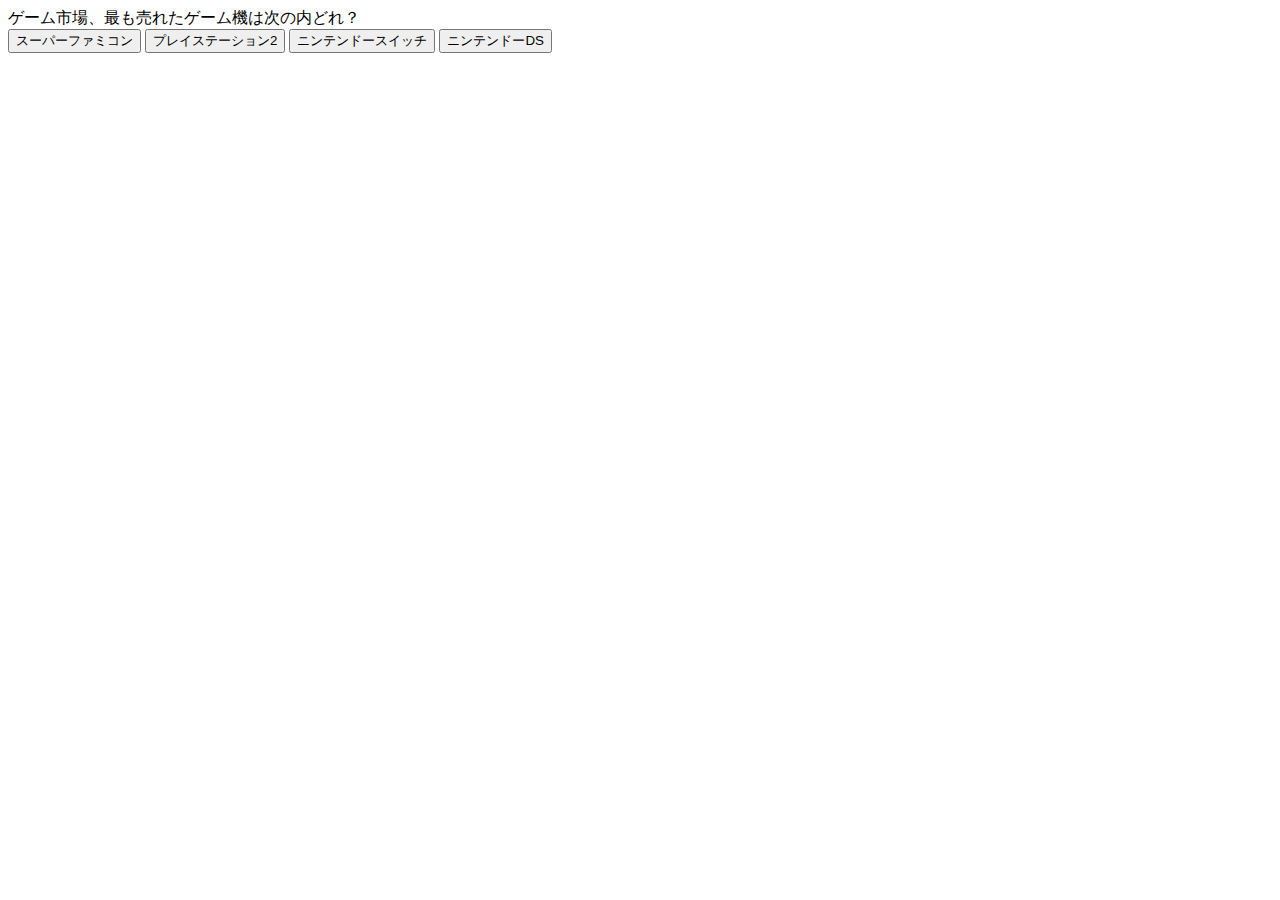
<file: クイズゲーム/index.html>
<!doctype html>
<html class="no-js" lang="">

<head>
  <meta charset="utf-8">
  <title></title>
  <meta name="description" content="">
  <meta name="viewport" content="width=device-width, initial-scale=1">

  <link rel="manifest" href="site.webmanifest">
  <link rel="apple-touch-icon" href="icon.png">
  <!-- Place favicon.ico in the root directory -->

  <!-- CSS only -->
<link href="https://cdn.jsdelivr.net/npm/bootstrap@5.0.0-beta1/dist/css/bootstrap.min.css" rel="stylesheet" integrity="sha384-giJF6kkoqNQ00vy+HMDP7azOuL0xtbfIcaT9wjKHr8RbDVddVHyTfAAsrekwKmP1" crossorigin="anonymous">

  <meta name="theme-color" content="#fafafa">
</head>

<body>

  <div class="container">

    <div id="js-question" class="mt-3 alert alert-primary" role="alert">

    </div>

    <div class="d-flex justify-content-center">
      <button type="button" class=" btn btn-primary">Primary</button>
      <button type="button" class="ms-1 btn btn-primary">Primary</button>
      <button type="button" class="ms-1 btn btn-primary">Primary</button>
      <button type="button" class="ms-1 btn btn-primary">Primary</button>

    </div>
  </div>

  <script src="app.js"></script>

</body>

</html>
</file>
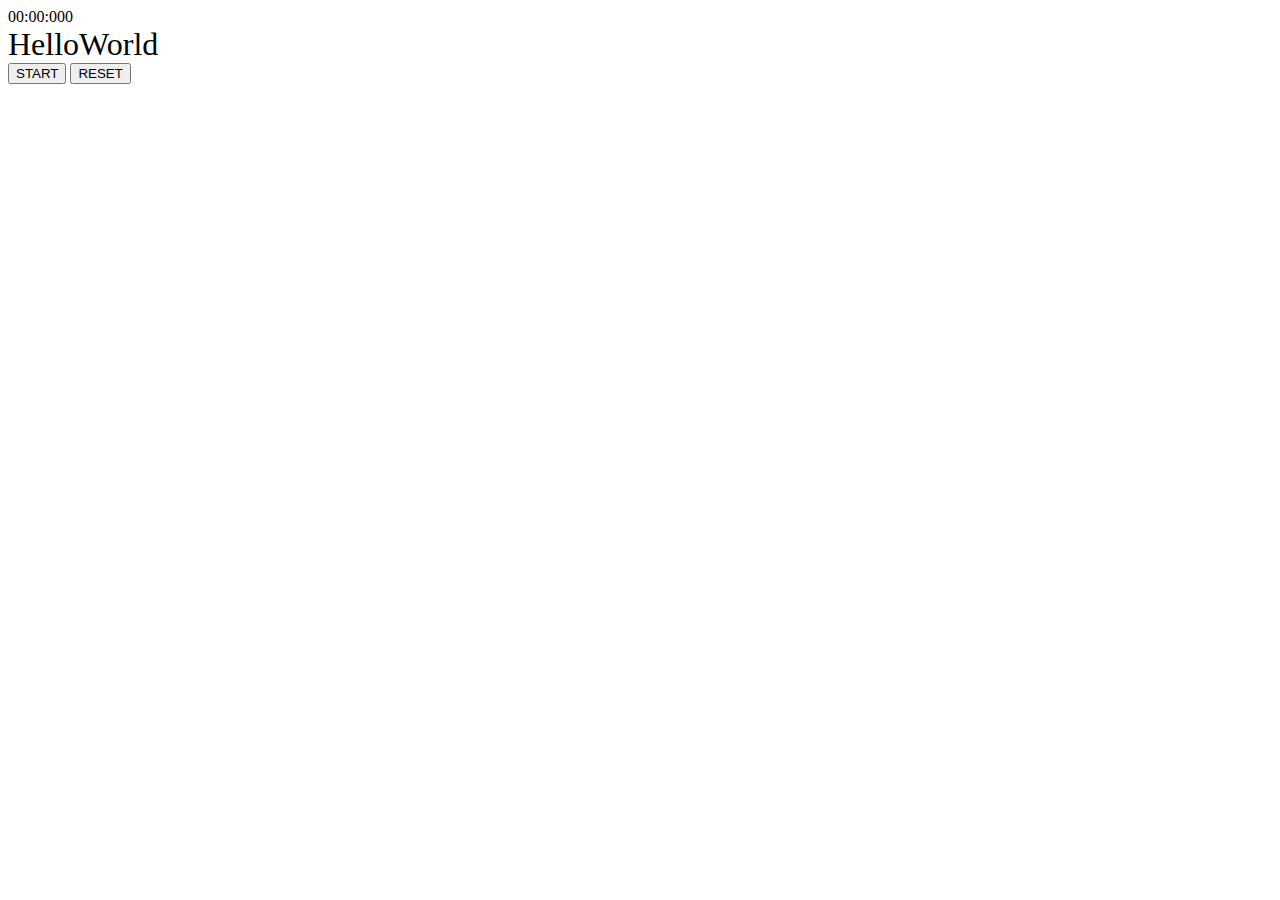
<file: タイピングゲーム/index.html>
<!DOCTYPE html>
<html lang="en">
<head>
  <meta charset="UTF-8">
  <meta http-equiv="X-UA-Compatible" content="IE=edge">
  <meta name="viewport" content="width=device-width, initial-scale=1.0">
  <title>タイピングゲーム</title>
  <style>
    #characters{
      font-size: 2rem;
    }

    #typed{
      color: red;
    }
  </style>
</head>
<body>
  <div id="time">00:00:000</div>
  <div id="characters">
    <span id="typed"></span><span id="untyped">HelloWorld</span>
  </div>
  <div>
    <input id="start" type="button" value="START">
    <input id="reset" type="button" value="RESET">
  </div>
  <div id="result"></div>
  <script>
    const timeElement = document.getElementById('time');
    const start = document.getElementById('start');
    const reset = document.getElementById('reset');
    const result = document.getElementById('result');

    const typedField = document.getElementById('typed');
    const untypedField = document.getElementById('untyped');

    const time = 10000;

    let missTypeCount = 0;
    let successTypeCount = 0;

    const strs = [
      'HelloWorld',
      'GoogleChrome',
      'Apple',
      'Facebook',
      'JavaScript',
      'HyperTextMarkupLanguage',
      'RubyOnRails',
      'Progate',
      'MacBookAir'
    ];

    function randomInt(max) {
      return Math.floor(Math.random() * Math.floor(max));
    }

    function nextString() {
      const idx = randomInt(strs.length);
      return strs[idx];
    }

    function updateTextField() {
      typedField.textContent = typed;
      untypedField.textContent = untyped;
    }

    function next() {
      typed = '';
      untyped = nextString();
      updateTextField();
    }
    function updateTime() {
       const ms = remaining % 1000;
       const s = Math.floor(remaining / 1000) % 60;
       const m = Math.floor(remaining / (1000 * 60)) % 60;

       const msStr = ms.toString().padStart(3, '0');
       const sStr = s.toString().padStart(2, '0');
       const mStr = m.toString().padStart(2, '0');

       timeElement.innerHTML = ` ${mStr}: ${sStr}. ${msStr}`;
     }

    function keydownCallback(e) {
      if (e.key !== untyped.substring(0, 1)) {
        missTypeCount += 1;
        return;
      }
      successTypeCount += 1;
      typed += untyped.substring(0, 1);
      untyped = untyped.substring(1);
      
      updateTextField();

      if (untyped === '') {
        next();
      }
    }

        function gameStart(){
          let pre = new Date();
          intervalId = setInterval(function() {
          const now = new Date();
          remaining -= now - pre;

          if (remaining < 0){
            gameEnd();
          }

          pre = now;
          updateTime();
          }, 10);

       document.addEventListener('keydown', keydownCallback);

          next();
      }

      function gameEnd() {
        remaining = 0;
        updateTime();
        clearInterval(intervalId);
        intervalId = null;
        document.removeEventListener('keydown', keydownCallback);
        result.textContent = `ミスタイプ数: ${missTypeCount}, 総タイプ数: ${missTypeCount + successTypeCount}, リセットボタンを押してね`;
      }

    //残り時間のミリ秒
    let remaining = time;

    let intervalId = null;

     start.addEventListener('click', function(e) {
       if(intervalId !== null){
         return;
       }
       gameStart();
     });

     reset.addEventListener('click', function(e) {
      document.removeEventListener('keydown', keydownCallback);

      clearInterval(intervalId);
      intervalId = null;
      remaining = time;
      updateTime();
      next();

      missTypeCount = 0;
      successTypeCount = 0;
      result.textContent = ``;
     });

  </script>
</body>
</html>
</file>
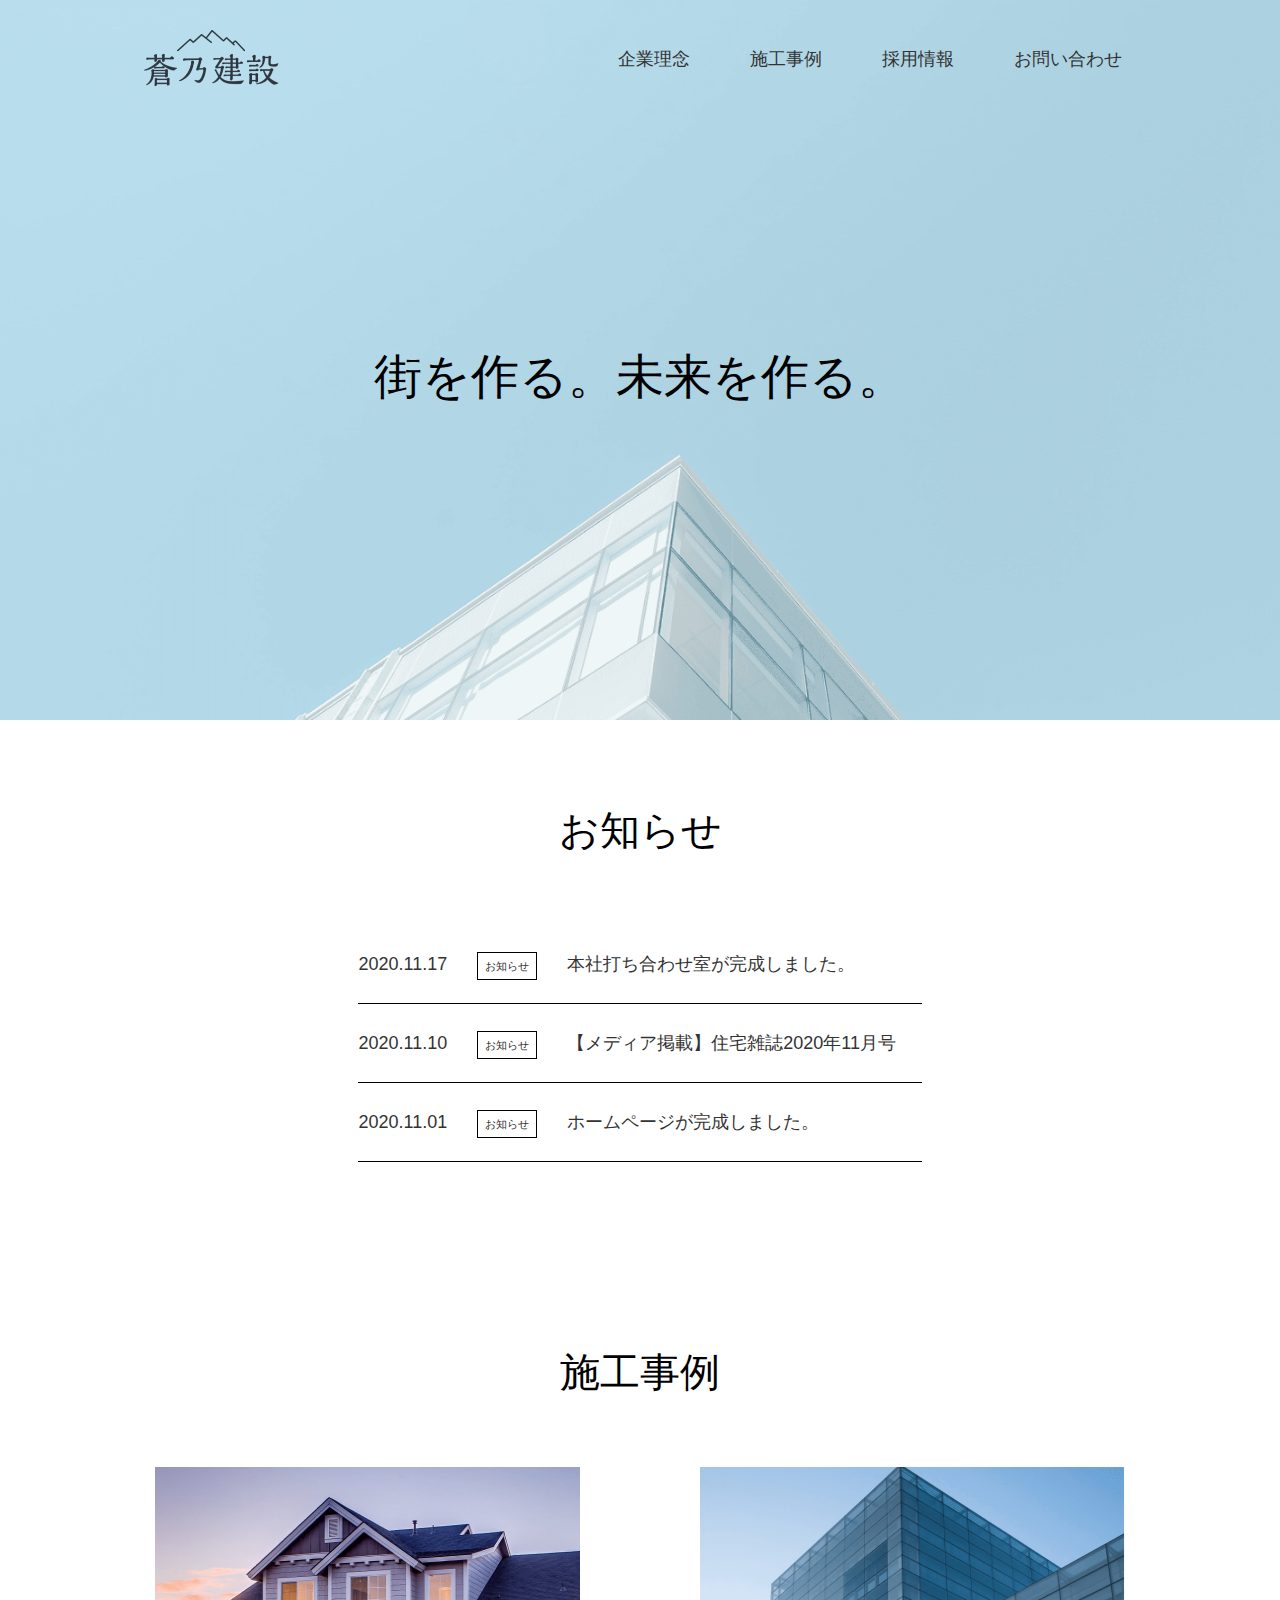
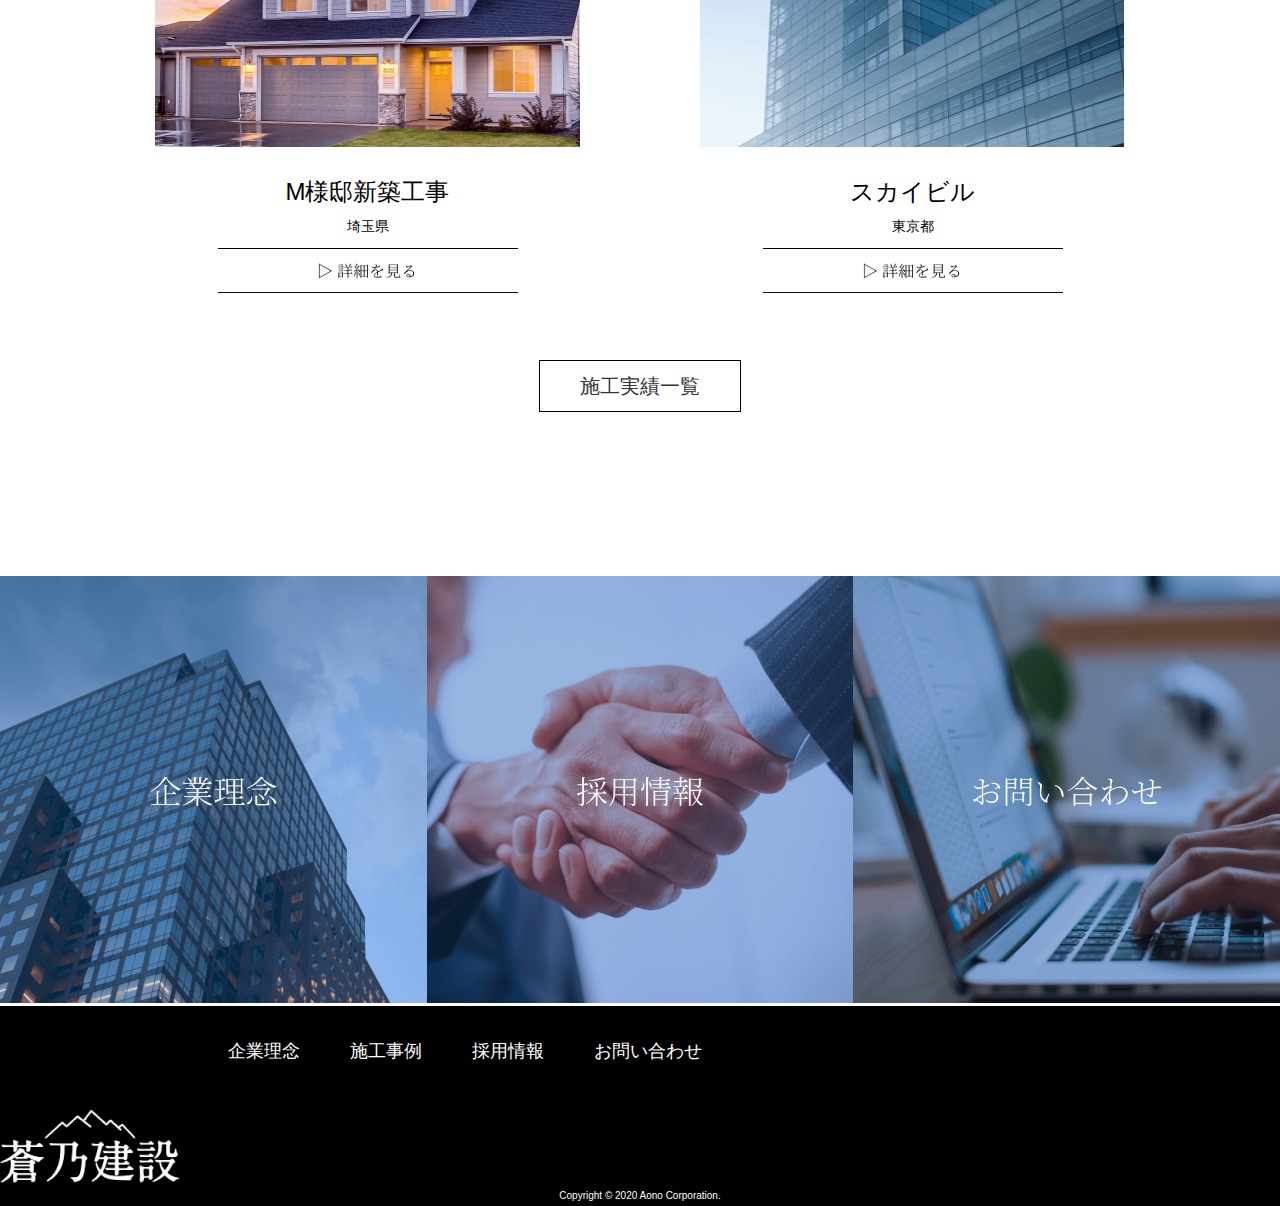
<file: 蒼乃建設/index.html>
<!DOCTYPE html>
<html lang="en" dir="ltr">
  <head>
    <link rel="stylesheet" href="stylesheet.css">
    <meta charset="utf-8">
    <title>蒼乃建設</title>
  </head>
  <body>
    <header>
      <div class="container">
        <div class="header-menu">
          <div class="header-left">
            <a href="#"><img src="images/header_logo.png"></a>
            </div>
            <div class="header-right">
              <ul class="nav-list">
                <li><a href="#">企業理念</a></li>
                <li><a href="#">施工事例</a/></li>
                <li><a href="#">採用情報</a></li>
                <li><a href="#">お問い合わせ</a></li>
                </ul>
              </div>
          </div>
          <div class="main-text">
            <h1>街を作る。未来を作る。</h1>
          </div>
        </div>
      </header>

      <div class="top-wrapper">
        <div class="container">
          <h1 class="main-logo">お知らせ</h1>
          <div class="news">
            <ul class="news-list">
              <li><a href="#"><span class="time">2020.11.17</span><span class="notice">お知らせ</span>本社打ち合わせ室が完成しました。</a></li>
              <li><a href="#"><span class="time">2020.11.10</span><span class="notice">お知らせ</span>【メディア掲載】住宅雑誌2020年11月号</a></li>
              <li><a href="#"><span class="time">2020.11.01</span><span class="notice">お知らせ</span>ホームページが完成しました。</a></li>
            </ul>
          </div>
        </div>
      </div>

      <div class="case-wrapper">
        <div class="container">
          <h1 class="main-logo">施工事例</h1>
          <div class="main-case">
            <div class="case-box">
              <img class="case-photo" src="images/building1.png" />
              <h1>M様邸新築工事</h1>
              <p>埼玉県</p>
              <a href="#"><img class="more-photo" src="images/more.png" /></a>
            </div>
            <div class="case-box">
              <img class="case-photo" src="images/building2.png" />
              <h1>スカイビル</h1>
              <p>東京都</p>
              <a href="#"><img class="more-photo" src="images/more.png" /></a>
            </div>
          </div>
        </div>
      </div>

      <div class="container">
        <div class="case-btn">
          <a href="#">施工実績一覧</a>
        </div>
      </div>

      <div class="photo-wrapper">
        <a href="#"><img src="images/company.png"</a>
        <a href="#"><img src="images/recruit.png"</a>
        <a href="#"><img src="images/contact.png"</a>
      </div>

      <footer>
        <div class="footer-list">
          <div class="container">
          <ul>
            <li><a href="#">企業理念</a></li>
            <li><a href="#">施工事例</a></li>
            <li><a href="#">採用情報</a></li>
            <li><a href="#">お問い合わせ</a></li>
          </ul>
          </div>
        </div>
        <div class="footer-logo">
          <a href="#"><img src="images/footer_logo.png"></a>
          <p>Copyright © 2020 Aono Corporation.</p>
        </div>
      </footer>
  </body>
</html>
</file>
<file: 蒼乃建設/stylesheet.css>
/*
html5doctor.com Reset Stylesheet
v1.6.1
Last Updated: 2010-09-17
Author: Richard Clark - http://richclarkdesign.com
Twitter: @rich_clark
*/

html, body, div, span, object, iframe,
h1, h2, h3, h4, h5, h6, p, blockquote, pre,
abbr, address, cite, code,
del, dfn, em, img, ins, kbd, q, samp,
small, strong, sub, sup, var,
b, i,
dl, dt, dd, ol, ul, li,
fieldset, form, label, legend,
table, caption, tbody, tfoot, thead, tr, th, td,
article, aside, canvas, details, figcaption, figure,
footer, header, hgroup, menu, nav, section, summary,
time, mark, audio, video {
    margin:0;
    padding:0;
    border:0;
    outline:0;
    font-size:100%;
    vertical-align:baseline;
    background:transparent;
}

body {
    line-height:1;
}

article,aside,details,figcaption,figure,
footer,header,hgroup,menu,nav,section {
    display:block;
}

nav ul {
    list-style:none;
}

blockquote, q {
    quotes:none;
}

blockquote:before, blockquote:after,
q:before, q:after {
    content:'';
    content:none;
}

a {
    margin:0;
    padding:0;
    font-size:100%;
    vertical-align:baseline;
    background:transparent;
}

/* change colours to suit your needs */
ins {
    background-color:#ff9;
    color:#000;
    text-decoration:none;
}

/* change colours to suit your needs */
mark {
    background-color:#ff9;
    color:#000;
    font-style:italic;
    font-weight:bold;
}

del {
    text-decoration: line-through;
}

abbr[title], dfn[title] {
    border-bottom:1px dotted;
    cursor:help;
}

table {
    border-collapse:collapse;
    border-spacing:0;
}

/* change border colour to suit your needs */
hr {
    display:block;
    height:1px;
    border:0;
    border-top:1px solid #cccccc;
    margin:1em 0;
    padding:0;
}

input, select {
    vertical-align:middle;
}

body{
  text-decoration: none;
  font-family: "ヒラギノ明朝 ProN", "Hiragino Mincho ProN", "Yu Mincho Light", YuMincho, "Yu Mincho", 游明朝体, sans-serif;
}


a{
  text-decoration: none;
  color: #333333;
}

li{
  list-style: none;
}

header{
  height: 80vh;
  background-image: url(images/main.png);
  background-size: cover;
  background-repeat: no-repeat;
  background-position: center;
  width: 100%;
}

.header-menu{
  display:flex;
}

.container{
  width: 80%;
  margin: 0 auto;
}

.header-left{
  padding-top: 30px;
  padding-left: 15px;
}

.header-left img{
  width: 140px;
  height: auto;
}

.header-left img:hover{
  opacity: 0.6;
}

.header-right{
  margin-left: auto;
}

.nav-list{
  display: flex;
  padding-top: 50px;
}

.nav-list li{
  padding: 0 30px;
  font-size: 18px;
}

.nav-list li:hover{
  opacity: 0.6
}

.main-text h1{
  font-size: 48px;
  text-align: center;
  padding-top: 260px;
  font-weight: 100;
}

.main-logo{
  font-size: 40px;
  font-weight: normal;
  text-align: center;
  padding: 90px 0 75px 0;
}

.news{
  text-align: center;
}

.news-list{
  padding-bottom: 100px;
}

.news-list li{
  text-align: left;
  width: 55%;
  margin: 0 auto;
  font-size: 18px;
  border-bottom: 1px solid #000;
  padding: 30px 0 30px 0;
}

.news-list li .notice{
  border: 1px solid #000;
  font-size: 11px;
  padding: 7px;
  margin-right: 30px;
}

.news-list li .time{
  margin-right: 30px;
}

.news-list li:hover{
  opacity: 0.7;
}

.main-case{
  display: flex;
  justify-content: center;
}

.case-box{
text-align: center;
margin: 0 60px;
}

.case-box h1{
  font-size: 24px;
  font-weight: normal;
  padding-top: 30px;
}

.case-box p{
  font-size: 14px;
  padding: 15px 0;
}

.case-box a:hover{
  opacity: 0.7;
}

.case-photo{
  height: 280px;
  width: 425px;
}

.more-photo{
  height: 45px;
  width: 300px;
}

.case-btn{
  text-align: center;
  padding: 80px 0 180px 0;
}

.case-btn a{
  border: 1px solid #000;
  padding: 14px 40px;
  font-size: 20px;
}

.case-btn a:hover{
  opacity: 0.7;
}

.photo-wrapper{
  display:flex;
  width: 100%;
}

.photo-wrapper img{
  width: 100%;
}

.photo-wrapper img:hover{
  opacity: 0.6;
  transition: 0.5s;
}

footer{
  height: 200px;
  background-color: #000;
}

.footer-list{
padding-bottom: 50px;
}

.footer-list ul{
  display: flex;
}

.footer-list a{
  color: #ffffff;
  font-size: 18px;
  margin-right: 50px;
}

.footer-list a:hover{
  opacity: 0.5;
  transition: 0.3s;
}

.footer-logo p{
  color: #ffffff;
  width: 100%;
  text-align: center;
  font-size: 10px;
}
</file>
